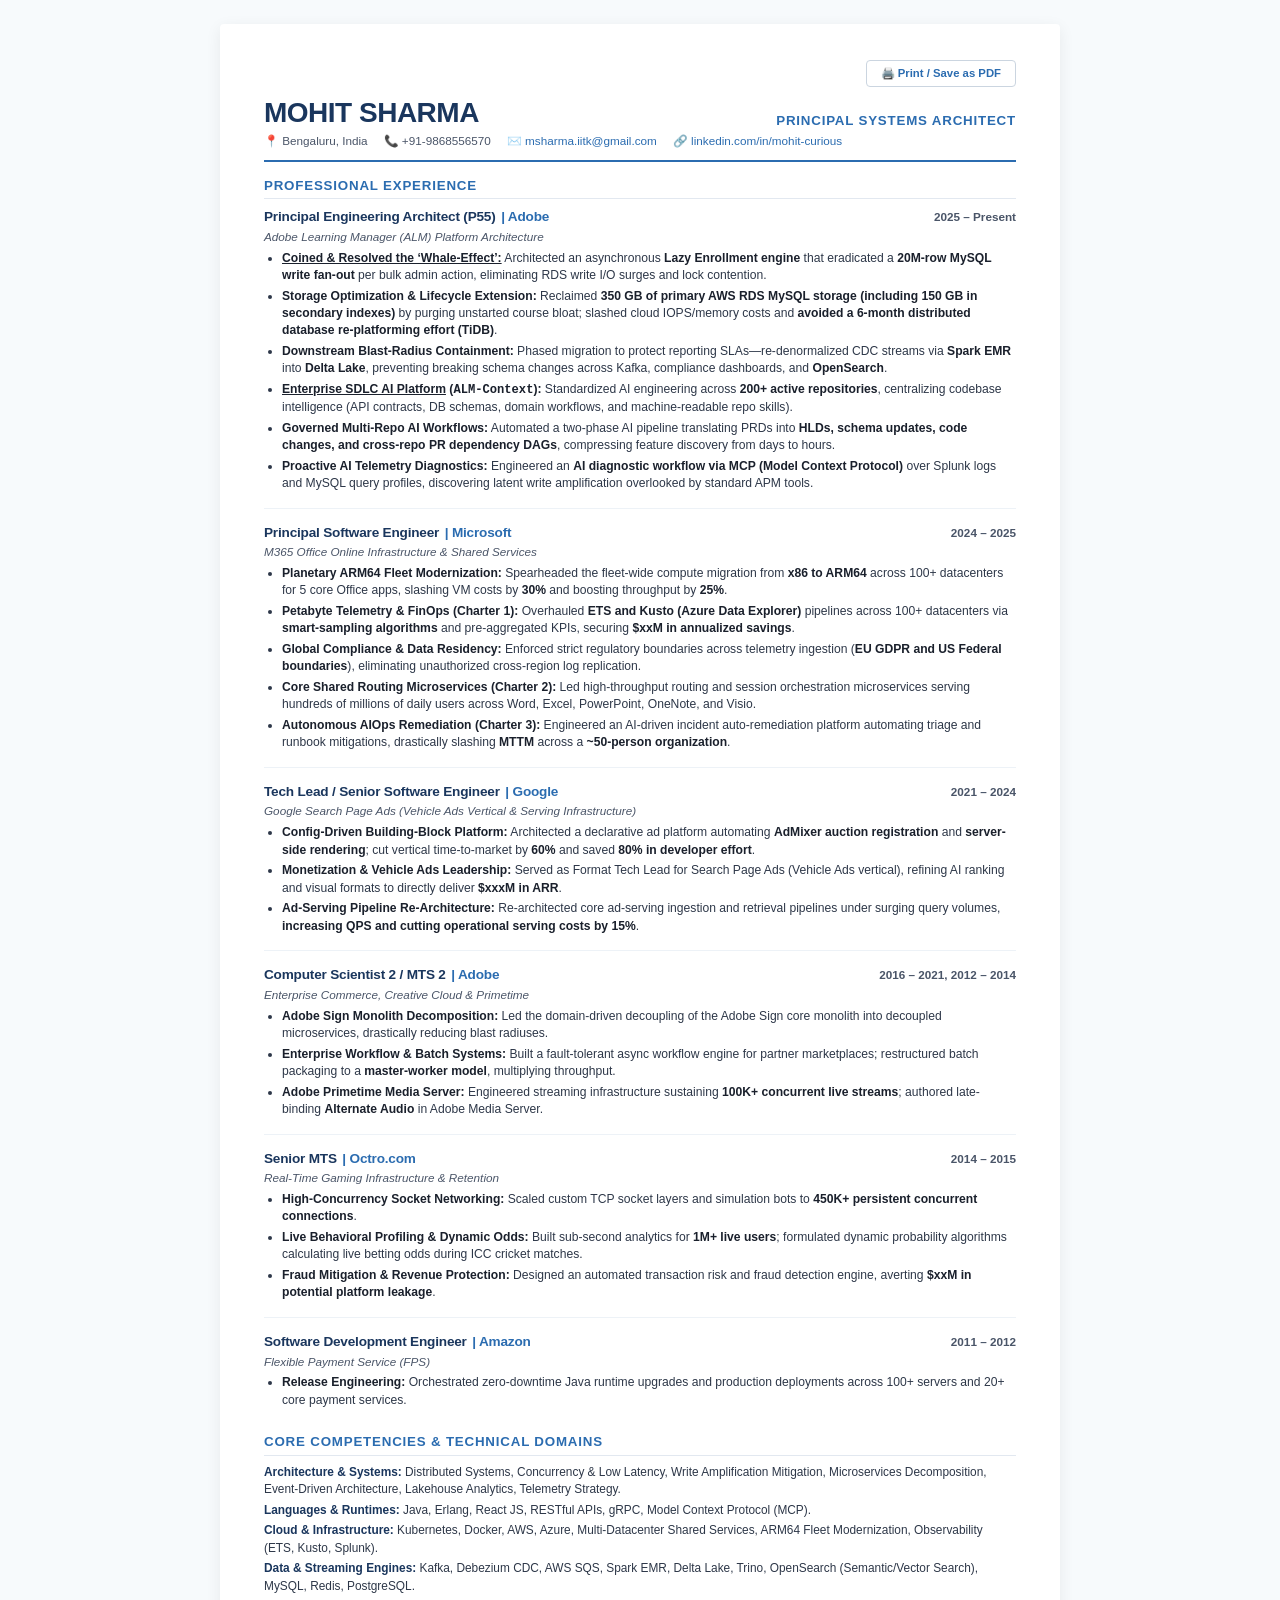
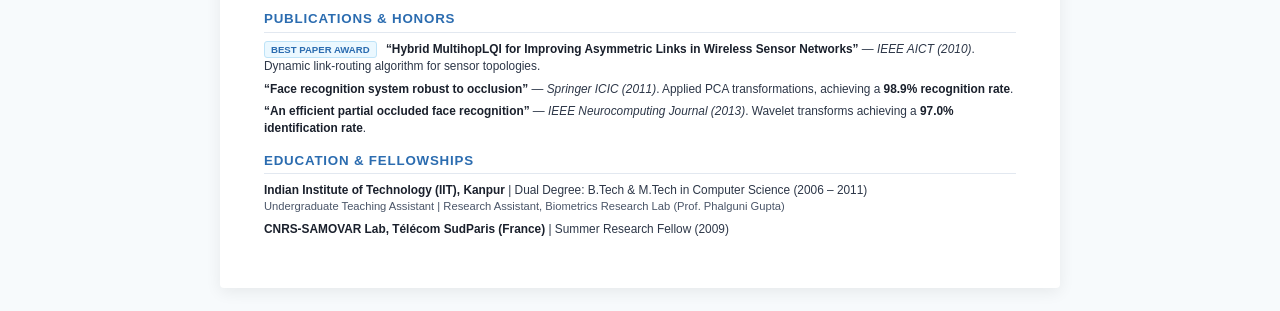
<file: index.html>
<!DOCTYPE html>
<html lang="en">
<head>
  <meta charset="UTF-8">
  <meta name="viewport" content="width=device-width, initial-scale=1.0">
  <title>Mohit Sharma - Principal Systems Architect</title>
  <style>
    /* ==========================================================================
       RESET & BASE SETUP
       ========================================================================== */
    *, *::before, *::after {
      box-sizing: border-box;
      margin: 0;
      padding: 0;
    }

    html {
      -webkit-print-color-adjust: exact;
      print-color-adjust: exact;
    }

    body {
      font-family: -apple-system, BlinkMacSystemFont, "Segoe UI", Roboto, Helvetica, Arial, sans-serif;
      color: #1a202c;
      background-color: #f7fafc;
      line-height: 1.44;
      font-size: 9.6pt;
      -webkit-font-smoothing: antialiased;
      overflow-wrap: break-word;
    }

    /* ==========================================================================
       SCREEN VIEW CONTAINER
       ========================================================================== */
    .page {
      background: #ffffff;
      max-width: 840px;
      width: 92%;
      margin: 24px auto;
      padding: 36px 44px;
      box-shadow: 0 4px 16px rgba(0, 0, 0, 0.07);
      border-radius: 4px;
    }

    .top-actions {
      display: flex;
      justify-content: flex-end;
      margin-bottom: 12px;
    }

    .print-btn {
      cursor: pointer;
      padding: 6px 14px;
      font-size: 8.5pt;
      font-weight: 600;
      color: #2b6cb0;
      background: #ffffff;
      border: 1px solid #cbd5e0;
      border-radius: 4px;
      transition: all 0.15s ease;
    }

    .print-btn:hover {
      background: #ebf8ff;
      border-color: #2b6cb0;
    }

    /* ==========================================================================
       HEADER & IDENTITY
       ========================================================================== */
    header {
      border-bottom: 2px solid #2b6cb0;
      padding-bottom: 10px;
      margin-bottom: 14px;
    }

    .name-title {
      display: flex;
      justify-content: space-between;
      align-items: flex-end;
      flex-wrap: wrap;
      gap: 8px;
      margin-bottom: 6px;
    }

    h1 {
      font-size: 21pt;
      font-weight: 800;
      color: #1a365d;
      letter-spacing: -0.5px;
      line-height: 1;
    }

    .target-role {
      font-size: 10pt;
      font-weight: 700;
      color: #2b6cb0;
      text-transform: uppercase;
      letter-spacing: 0.8px;
      line-height: 1;
    }

    .contact-bar {
      display: flex;
      flex-wrap: wrap;
      align-items: center;
      gap: 16px;
      font-size: 8.8pt;
      color: #4a5568;
    }

    .contact-bar a {
      color: #2b6cb0;
      text-decoration: none;
      font-weight: 500;
    }

    .contact-bar a:hover {
      text-decoration: underline;
    }

    /* ==========================================================================
       SECTIONS & EXPERIENCE
       ========================================================================== */
    section {
      margin-bottom: 14px;
    }

    h2 {
      font-size: 10pt;
      font-weight: 700;
      text-transform: uppercase;
      letter-spacing: 0.8px;
      color: #2b6cb0;
      border-bottom: 1px solid #e2e8f0;
      padding-bottom: 3px;
      margin-bottom: 8px;
    }

    .job {
      margin-bottom: 16px; /* Increases separation between roles */
      padding-bottom: 4px;
    }
    .job:not(:last-child) {
      border-bottom: 1px solid #edf2f7;
      padding-bottom: 12px;
      margin-bottom: 14px;
    }

    .job-header {
      display: flex;
      justify-content: space-between;
      align-items: baseline;
      flex-wrap: wrap;
      gap: 8px;
      margin-top: 4px;
      margin-bottom: 2px;
    }

    /* High-contrast Role & Company Highlight */
    .job-title-company {
      font-size: 10.2pt;
      font-weight: 700;
      color: #1a365d;
      letter-spacing: -0.2px;
    }

    .job-title-company span,
    .job-company {
      color: #2b6cb0 !important;
      font-weight: 700;
      margin-left: 2px;
    }

    .job-date {
      font-size: 8.8pt;
      font-weight: 600;
      color: #4a5568;
      white-space: nowrap;
    }

    .job-subteam {
      font-size: 8.8pt;
      font-style: italic;
      font-weight: 500;
      color: #4a5568;
      margin-bottom: 4px;
    }

    /* Left-aligned, readable bullet points */
    ul {
      list-style-type: disc;
      padding-left: 18px;
      margin-top: 3px;
    }

    li {
      margin-bottom: 3.5px;
      font-size: 9.1pt;
      line-height: 1.42;
      color: #2d3748;
      text-align: left;
    }

    li strong {
      color: #1a202c;
      font-weight: 600;
    }

    /* ==========================================================================
       SKILLS, PUBLICATIONS & EDUCATION
       ========================================================================== */
    .skills-block {
      font-size: 8.9pt;
      line-height: 1.48;
      color: #2d3748;
    }

    .skills-block div {
      margin-bottom: 3px;
    }

    .skills-label {
      font-weight: 700;
      color: #1a365d;
    }

    .pub-item, .edu-item {
      margin-bottom: 6px;
      font-size: 8.9pt;
      line-height: 1.4;
      color: #2d3748;
    }

    .pub-item strong, .edu-item strong {
      color: #1a202c;
    }

    .tag {
      display: inline-block;
      background-color: #ebf8ff;
      color: #2b6cb0;
      border: 1px solid #bee3f8;
      font-size: 7.2pt;
      font-weight: 700;
      padding: 1px 6px;
      border-radius: 3px;
      text-transform: uppercase;
      margin-right: 6px;
      vertical-align: middle;
    }

   
    /* ==========================================================================
       PRINT ENGINE: FULL MARGIN RECOVERY (TOP, BOTTOM, LEFT, RIGHT)
       ========================================================================== */
    @page {
      size: A4 portrait;
      margin: 0; /* Let .page control the exact 14mm/16mm padding on every page */
    }

    @media print {
      html, body {
        background: #ffffff !important;
        font-size: 9pt;
        line-height: 1.34;
        width: 100% !important;
        margin: 0 !important;
        padding: 0 !important;
      }

      .page {
        width: 100% !important;
        max-width: 100% !important;
        margin: 0 !important;
        /* Applies 14mm Top/Bottom and 16mm Left/Right to EVERY page */
        padding: 14mm 16mm !important;
        box-sizing: border-box !important;
        box-shadow: none !important;
        border-radius: 0 !important;
        border: none !important;

        /* CRITICAL: Clones the padding onto Page 2, Page 3, etc. instead of slicing it */
        -webkit-box-decoration-break: clone !important;
        box-decoration-break: clone !important;
      }

      .no-print, .top-actions {
        display: none !important;
      }

      a {
        text-decoration: none;
        color: inherit;
      }

      /* Keep individual sections unbroken across page splits */
      .job, .pub-item, .edu-item, .skills-block {
        page-break-inside: avoid;
        break-inside: avoid;
      }

      h2 {
        page-break-after: avoid;
        break-after: avoid;
      }
    }
  </style>
</head>
<body>

<div class="page">
  <!-- Print Button (Hidden in Print) -->
  <div class="top-actions no-print">
    <button class="print-btn" onclick="window.print()">🖨️ Print / Save as PDF</button>
  </div>

  <!-- Header -->
  <header>
    <div class="name-title">
      <h1>MOHIT SHARMA</h1>
      <div class="target-role">Principal Systems Architect</div>
    </div>
    <div class="contact-bar">
      <span>📍 Bengaluru, India</span>
      <span>📞 +91-9868556570</span>
      <span>✉️ <a href="mailto:msharma.iitk@gmail.com">msharma.iitk@gmail.com</a></span>
      <span>🔗 <a href="https://linkedin.com/in/mohit-curious" target="_blank" rel="noopener">linkedin.com/in/mohit-curious</a></span>
    </div>
  </header>

  <!-- Professional Experience -->
  <section>
    <h2>Professional Experience</h2>

    <!-- Adobe (Current) -->
    <div class="job">
      <div class="job-header">
        <div class="job-title-company">Principal Engineering Architect (P55) <span class="job-company">| Adobe</span></div>
        <div class="job-date">2025 – Present</div>
      </div>
      <div class="job-subteam">Adobe Learning Manager (ALM) Platform Architecture</div>
        <ul>
          <li><strong><u>Coined &amp; Resolved the ‘Whale-Effect’:</u></strong> Architected an asynchronous <strong>Lazy Enrollment engine</strong> that eradicated a <strong>20M-row MySQL write fan-out</strong> per bulk admin action, eliminating RDS write I/O surges and lock contention.</li>
          <li><strong>Storage Optimization &amp; Lifecycle Extension:</strong> Reclaimed <strong>350 GB of primary AWS RDS MySQL storage (including 150 GB in secondary indexes)</strong> by purging unstarted course bloat; slashed cloud IOPS/memory costs and <strong>avoided a 6-month distributed database re-platforming effort (TiDB)</strong>.</li>
          <li><strong>Downstream Blast-Radius Containment:</strong> Phased migration to protect reporting SLAs—re-denormalized CDC streams via <strong>Spark EMR</strong> into <strong>Delta Lake</strong>, preventing breaking schema changes across Kafka, compliance dashboards, and <strong>OpenSearch</strong>.</li>
          <li><strong><u>Enterprise SDLC AI Platform</u> (<code>ALM-Context</code>):</strong> Standardized AI engineering across <strong>200+ active repositories</strong>, centralizing codebase intelligence (API contracts, DB schemas, domain workflows, and machine-readable repo skills).</li>
          <li><strong>Governed Multi-Repo AI Workflows:</strong> Automated a two-phase AI pipeline translating PRDs into <strong>HLDs, schema updates, code changes, and cross-repo PR dependency DAGs</strong>, compressing feature discovery from days to hours.</li>
          <li><strong>Proactive AI Telemetry Diagnostics:</strong> Engineered an <strong>AI diagnostic workflow via MCP (Model Context Protocol)</strong> over Splunk logs and MySQL query profiles, discovering latent write amplification overlooked by standard APM tools.</li>
        </ul>
    </div>

    <!-- Microsoft -->
    <div class="job">
      <div class="job-header">
        <div class="job-title-company">Principal Software Engineer <span class="job-company">| Microsoft</span></div>
        <div class="job-date">2024 – 2025</div>
      </div>
      <div class="job-subteam">M365 Office Online Infrastructure &amp; Shared Services</div>
      <ul>
        <li><strong>Planetary ARM64 Fleet Modernization:</strong> Spearheaded the fleet-wide compute migration from <strong>x86 to ARM64</strong> across 100+ datacenters for 5 core Office apps, slashing VM costs by <strong>30%</strong> and boosting throughput by <strong>25%</strong>.</li>
        <li><strong>Petabyte Telemetry &amp; FinOps (Charter 1):</strong> Overhauled <strong>ETS and Kusto (Azure Data Explorer)</strong> pipelines across 100+ datacenters via <strong>smart-sampling algorithms</strong> and pre-aggregated KPIs, securing <strong>$xxM in annualized savings</strong>.</li>
        <li><strong>Global Compliance &amp; Data Residency:</strong> Enforced strict regulatory boundaries across telemetry ingestion (<strong>EU GDPR and US Federal boundaries</strong>), eliminating unauthorized cross-region log replication.</li>
        <li><strong>Core Shared Routing Microservices (Charter 2):</strong> Led high-throughput routing and session orchestration microservices serving hundreds of millions of daily users across Word, Excel, PowerPoint, OneNote, and Visio.</li>
        <li><strong>Autonomous AIOps Remediation (Charter 3):</strong> Engineered an AI-driven incident auto-remediation platform automating triage and runbook mitigations, drastically slashing <strong>MTTM</strong> across a <strong>~50-person organization</strong>.</li>
      </ul>
    </div>

    <!-- Google -->
    <div class="job">
      <div class="job-header">
        <div class="job-title-company">Tech Lead / Senior Software Engineer <span class="job-company">| Google</span></div>
        <div class="job-date">2021 – 2024</div>
      </div>
      <div class="job-subteam">Google Search Page Ads (Vehicle Ads Vertical &amp; Serving Infrastructure)</div>
      <ul>
        <li><strong>Config-Driven Building-Block Platform:</strong> Architected a declarative ad platform automating <strong>AdMixer auction registration</strong> and <strong>server-side rendering</strong>; cut vertical time-to-market by <strong>60%</strong> and saved <strong>80% in developer effort</strong>.</li>
        <li><strong>Monetization &amp; Vehicle Ads Leadership:</strong> Served as Format Tech Lead for Search Page Ads (Vehicle Ads vertical), refining AI ranking and visual formats to directly deliver <strong>$xxxM in ARR</strong>.</li>
        <li><strong>Ad-Serving Pipeline Re-Architecture:</strong> Re-architected core ad-serving ingestion and retrieval pipelines under surging query volumes, <strong>increasing QPS and cutting operational serving costs by 15%</strong>.</li>
      </ul>
    </div>

    <!-- Adobe (Earlier) -->
    <div class="job">
      <div class="job-header">
        <div class="job-title-company">Computer Scientist 2 / MTS 2 <span class="job-company">| Adobe</span></div>
        <div class="job-date">2016 – 2021, 2012 – 2014</div>
      </div>
      <div class="job-subteam">Enterprise Commerce, Creative Cloud &amp; Primetime</div>
      <ul>
        <li><strong>Adobe Sign Monolith Decomposition:</strong> Led the domain-driven decoupling of the Adobe Sign core monolith into decoupled microservices, drastically reducing blast radiuses.</li>
        <li><strong>Enterprise Workflow &amp; Batch Systems:</strong> Built a fault-tolerant async workflow engine for partner marketplaces; restructured batch packaging to a <strong>master-worker model</strong>, multiplying throughput.</li>
        <li><strong>Adobe Primetime Media Server:</strong> Engineered streaming infrastructure sustaining <strong>100K+ concurrent live streams</strong>; authored late-binding <strong>Alternate Audio</strong> in Adobe Media Server.</li>
      </ul>
    </div>

    <!-- Octro -->
    <div class="job">
      <div class="job-header">
        <div class="job-title-company">Senior MTS <span class="job-company">| Octro.com</span></div>
        <div class="job-date">2014 – 2015</div>
      </div>
      <div class="job-subteam">Real-Time Gaming Infrastructure &amp; Retention</div>
      <ul>
        <li><strong>High-Concurrency Socket Networking:</strong> Scaled custom TCP socket layers and simulation bots to <strong>450K+ persistent concurrent connections</strong>.</li>
        <li><strong>Live Behavioral Profiling &amp; Dynamic Odds:</strong> Built sub-second analytics for <strong>1M+ live users</strong>; formulated dynamic probability algorithms calculating live betting odds during ICC cricket matches.</li>
        <li><strong>Fraud Mitigation &amp; Revenue Protection:</strong> Designed an automated transaction risk and fraud detection engine, averting <strong>$xxM in potential platform leakage</strong>.</li>
      </ul>
    </div>

    <!-- Amazon -->
    <div class="job">
      <div class="job-header">
        <div class="job-title-company">Software Development Engineer <span class="job-company">| Amazon</span></div>
        <div class="job-date">2011 – 2012</div>
      </div>
      <div class="job-subteam">Flexible Payment Service (FPS)</div>
      <ul>
        <li><strong>Release Engineering:</strong> Orchestrated zero-downtime Java runtime upgrades and production deployments across 100+ servers and 20+ core payment services.</li>
      </ul>
    </div>
  </section>

  <!-- Core Competencies -->
  <section>
    <h2>Core Competencies &amp; Technical Domains</h2>
    <div class="skills-block">
      <div><span class="skills-label">Architecture &amp; Systems:</span> Distributed Systems, Concurrency &amp; Low Latency, Write Amplification Mitigation, Microservices Decomposition, Event-Driven Architecture, Lakehouse Analytics, Telemetry Strategy.</div>
      <div><span class="skills-label">Languages &amp; Runtimes:</span> Java, Erlang, React JS, RESTful APIs, gRPC, Model Context Protocol (MCP).</div>
      <div><span class="skills-label">Cloud &amp; Infrastructure:</span> Kubernetes, Docker, AWS, Azure, Multi-Datacenter Shared Services, ARM64 Fleet Modernization, Observability (ETS, Kusto, Splunk).</div>
      <div><span class="skills-label">Data &amp; Streaming Engines:</span> Kafka, Debezium CDC, AWS SQS, Spark EMR, Delta Lake, Trino, OpenSearch (Semantic/Vector Search), MySQL, Redis, PostgreSQL.</div>
    </div>
  </section>

  <!-- Publications & Honors -->
  <section>
    <h2>Publications &amp; Honors</h2>
    <div class="pub-item">
      <span class="tag">Best Paper Award</span>
      <strong>“Hybrid MultihopLQI for Improving Asymmetric Links in Wireless Sensor Networks”</strong> — <em>IEEE AICT (2010)</em>. Dynamic link-routing algorithm for sensor topologies.
    </div>
    <div class="pub-item">
      <strong>“Face recognition system robust to occlusion”</strong> — <em>Springer ICIC (2011)</em>. Applied PCA transformations, achieving a <strong>98.9% recognition rate</strong>.
    </div>
    <div class="pub-item">
      <strong>“An efficient partial occluded face recognition”</strong> — <em>IEEE Neurocomputing Journal (2013)</em>. Wavelet transforms achieving a <strong>97.0% identification rate</strong>.
    </div>
  </section>

  <!-- Education & Fellowships -->
  <section>
    <h2>Education &amp; Fellowships</h2>
    <div class="edu-item">
      <strong>Indian Institute of Technology (IIT), Kanpur</strong> | Dual Degree: B.Tech &amp; M.Tech in Computer Science (2006 – 2011)
      <br>
      <span style="font-size: 8.4pt; color: #4a5568;">Undergraduate Teaching Assistant | Research Assistant, Biometrics Research Lab (Prof. Phalguni Gupta)</span>
    </div>
    <div class="edu-item">
      <strong>CNRS-SAMOVAR Lab, Télécom SudParis (France)</strong> | Summer Research Fellow (2009)
    </div>
  </section>
</div>

</body>
</html>
</file>
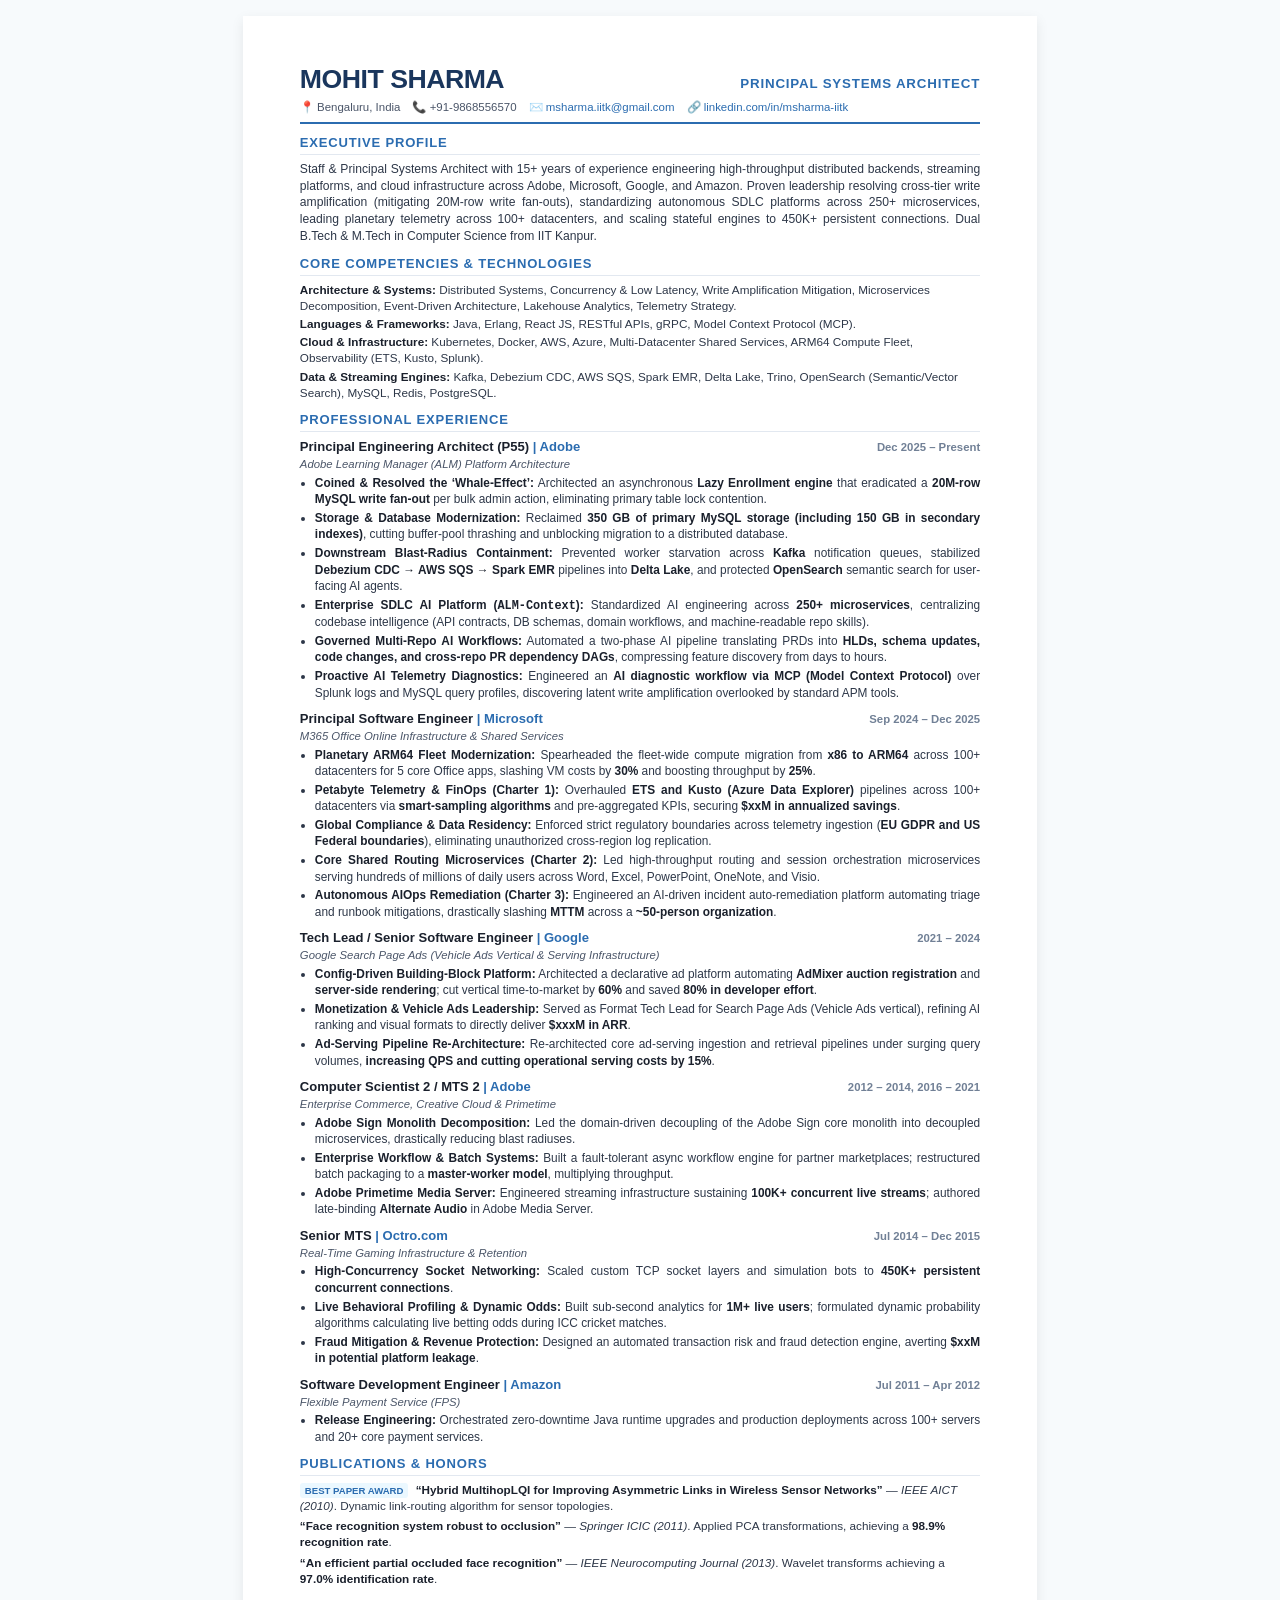
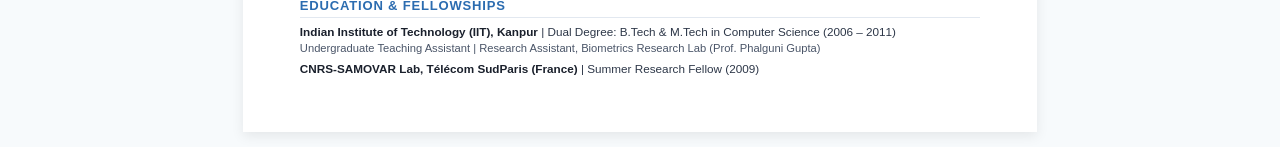
<file: MohitSharma RESUME.html>
<!DOCTYPE html>
<html lang="en">
<head>
  <meta charset="UTF-8">
  <title>Mohit Sharma - Resume</title>
  <style>
    /* Reset & Base Setup */
    * {
      box-sizing: border-box;
      margin: 0;
      padding: 0;
    }
    body {
      font-family: -apple-system, BlinkMacSystemFont, "Segoe UI", Roboto, Helvetica, Arial, sans-serif;
      color: #1a202c;
      background-color: #f7fafc;
      line-height: 1.38;
      font-size: 9.6pt;
    }
    .page {
      background: #ffffff;
      width: 210mm;
      min-height: 297mm;
      margin: 16px auto;
      padding: 12mm 15mm;
      box-shadow: 0 4px 12px rgba(0, 0, 0, 0.08);
    }

    /* Print Optimization Rules */
    @page {
      size: A4 portrait;
      margin: 10mm 12mm;
    }
    @media print {
      body {
        background: #ffffff;
        font-size: 9.1pt;
        line-height: 1.34;
      }
      .page {
        width: 100%;
        margin: 0;
        padding: 0;
        box-shadow: none;
      }
      .no-print {
        display: none;
      }
      a {
        text-decoration: none;
        color: inherit;
      }
    }

    /* Header */
    header {
      border-bottom: 2px solid #2b6cb0;
      padding-bottom: 6px;
      margin-bottom: 10px;
    }
    .name-title {
      display: flex;
      justify-content: space-between;
      align-items: baseline;
      margin-bottom: 2px;
    }
    h1 {
      font-size: 20pt;
      font-weight: 800;
      color: #1a365d;
      letter-spacing: -0.5px;
    }
    .target-role {
      font-size: 10pt;
      font-weight: 700;
      color: #2b6cb0;
      text-transform: uppercase;
      letter-spacing: 0.8px;
    }
    .contact-bar {
      display: flex;
      flex-wrap: wrap;
      gap: 12px;
      font-size: 8.6pt;
      color: #4a5568;
    }
    .contact-bar a {
      color: #2b6cb0;
      text-decoration: none;
    }

    /* Section Styling */
    section {
      margin-bottom: 10px;
    }
    h2 {
      font-size: 9.8pt;
      font-weight: 700;
      text-transform: uppercase;
      letter-spacing: 0.8px;
      color: #2b6cb0;
      border-bottom: 1px solid #e2e8f0;
      padding-bottom: 2px;
      margin-bottom: 6px;
    }

    /* Summary */
    .summary-text {
      color: #2d3748;
      text-align: justify;
      font-size: 9.1pt;
    }

    /* Skills Grid */
    .skills-block {
      font-size: 8.8pt;
      color: #2d3748;
    }
    .skills-block div {
      margin-bottom: 2px;
    }
    .skills-label {
      font-weight: 700;
      color: #1a202c;
    }

    /* Experience Item */
    .job {
      margin-bottom: 9px;
      page-break-inside: avoid;
    }
    .job-header {
      display: flex;
      justify-content: space-between;
      align-items: baseline;
      margin-bottom: 1px;
    }
    .job-title-company {
      font-size: 9.8pt;
      font-weight: 700;
      color: #1a202c;
    }
    .job-company {
      color: #2b6cb0;
    }
    .job-date {
      font-size: 8.5pt;
      font-weight: 600;
      color: #718096;
    }
    .job-subteam {
      font-size: 8.5pt;
      font-style: italic;
      color: #4a5568;
      margin-bottom: 2px;
    }

    /* Bullet Points */
    ul {
      list-style-type: disc;
      padding-left: 15px;
      margin-top: 2px;
    }
    li {
      margin-bottom: 2.5px;
      font-size: 8.9pt;
      color: #2d3748;
      text-align: justify;
    }
    li strong {
      color: #1a202c;
      font-weight: 600;
    }

    /* Academic & Publications */
    .pub-item, .edu-item {
      margin-bottom: 4px;
      font-size: 8.8pt;
      color: #2d3748;
      page-break-inside: avoid;
    }
    .pub-item strong, .edu-item strong {
      color: #1a202c;
    }
    .tag {
      display: inline-block;
      background-color: #ebf8ff;
      color: #2b6cb0;
      font-size: 7.2pt;
      font-weight: 700;
      padding: 1px 5px;
      border-radius: 3px;
      text-transform: uppercase;
      margin-right: 4px;
    }
  </style>
</head>
<body>

<div class="page">
  <!-- Header -->
  <header>
    <div class="name-title">
      <h1>MOHIT SHARMA</h1>
      <div class="target-role">Principal Systems Architect</div>
    </div>
    <div class="contact-bar">
      <span>📍 Bengaluru, India</span>
      <span>📞 +91-9868556570</span>
      <span>✉️ <a href="mailto:msharma.iitk@gmail.com">msharma.iitk@gmail.com</a></span>
      <span>🔗 <a href="https://linkedin.com/in/msharma-iitk">linkedin.com/in/msharma-iitk</a></span>
    </div>
  </header>

  <!-- Executive Summary -->
  <section>
    <h2>Executive Profile</h2>
    <p class="summary-text">
      Staff & Principal Systems Architect with 15+ years of experience engineering high-throughput distributed backends, streaming platforms, and cloud infrastructure across Adobe, Microsoft, Google, and Amazon. Proven leadership resolving cross-tier write amplification (mitigating 20M-row write fan-outs), standardizing autonomous SDLC platforms across 250+ microservices, leading planetary telemetry across 100+ datacenters, and scaling stateful engines to 450K+ persistent connections. Dual B.Tech & M.Tech in Computer Science from IIT Kanpur.
    </p>
  </section>

  <!-- Technical Competencies -->
  <section>
    <h2>Core Competencies & Technologies</h2>
    <div class="skills-block">
      <div><span class="skills-label">Architecture & Systems:</span> Distributed Systems, Concurrency & Low Latency, Write Amplification Mitigation, Microservices Decomposition, Event-Driven Architecture, Lakehouse Analytics, Telemetry Strategy.</div>
      <div><span class="skills-label">Languages & Frameworks:</span> Java, Erlang, React JS, RESTful APIs, gRPC, Model Context Protocol (MCP).</div>
      <div><span class="skills-label">Cloud & Infrastructure:</span> Kubernetes, Docker, AWS, Azure, Multi-Datacenter Shared Services, ARM64 Compute Fleet, Observability (ETS, Kusto, Splunk).</div>
      <div><span class="skills-label">Data & Streaming Engines:</span> Kafka, Debezium CDC, AWS SQS, Spark EMR, Delta Lake, Trino, OpenSearch (Semantic/Vector Search), MySQL, Redis, PostgreSQL.</div>
    </div>
  </section>

  <!-- Experience -->
  <section>
    <h2>Professional Experience</h2>

    <!-- Adobe (Current) -->
    <div class="job">
      <div class="job-header">
        <div class="job-title-company">Principal Engineering Architect (P55) <span class="job-company">| Adobe</span></div>
        <div class="job-date">Dec 2025 – Present</div>
      </div>
      <div class="job-subteam">Adobe Learning Manager (ALM) Platform Architecture</div>
      <ul>
        <li><strong>Coined & Resolved the ‘Whale-Effect’:</strong> Architected an asynchronous <strong>Lazy Enrollment engine</strong> that eradicated a <strong>20M-row MySQL write fan-out</strong> per bulk admin action, eliminating primary table lock contention.</li>
        <li><strong>Storage & Database Modernization:</strong> Reclaimed <strong>350 GB of primary MySQL storage (including 150 GB in secondary indexes)</strong>, cutting buffer-pool thrashing and unblocking migration to a distributed database.</li>
        <li><strong>Downstream Blast-Radius Containment:</strong> Prevented worker starvation across <strong>Kafka</strong> notification queues, stabilized <strong>Debezium CDC &rarr; AWS SQS &rarr; Spark EMR</strong> pipelines into <strong>Delta Lake</strong>, and protected <strong>OpenSearch</strong> semantic search for user-facing AI agents.</li>
        <li><strong>Enterprise SDLC AI Platform (<code>ALM-Context</code>):</strong> Standardized AI engineering across <strong>250+ microservices</strong>, centralizing codebase intelligence (API contracts, DB schemas, domain workflows, and machine-readable repo skills).</li>
        <li><strong>Governed Multi-Repo AI Workflows:</strong> Automated a two-phase AI pipeline translating PRDs into <strong>HLDs, schema updates, code changes, and cross-repo PR dependency DAGs</strong>, compressing feature discovery from days to hours.</li>
        <li><strong>Proactive AI Telemetry Diagnostics:</strong> Engineered an <strong>AI diagnostic workflow via MCP (Model Context Protocol)</strong> over Splunk logs and MySQL query profiles, discovering latent write amplification overlooked by standard APM tools.</li>
      </ul>
    </div>

    <!-- Microsoft -->
    <div class="job">
      <div class="job-header">
        <div class="job-title-company">Principal Software Engineer <span class="job-company">| Microsoft</span></div>
        <div class="job-date">Sep 2024 – Dec 2025</div>
      </div>
      <div class="job-subteam">M365 Office Online Infrastructure & Shared Services</div>
      <ul>
        <li><strong>Planetary ARM64 Fleet Modernization:</strong> Spearheaded the fleet-wide compute migration from <strong>x86 to ARM64</strong> across 100+ datacenters for 5 core Office apps, slashing VM costs by <strong>30%</strong> and boosting throughput by <strong>25%</strong>.</li>
        <li><strong>Petabyte Telemetry & FinOps (Charter 1):</strong> Overhauled <strong>ETS and Kusto (Azure Data Explorer)</strong> pipelines across 100+ datacenters via <strong>smart-sampling algorithms</strong> and pre-aggregated KPIs, securing <strong>$xxM in annualized savings</strong>.</li>
        <li><strong>Global Compliance & Data Residency:</strong> Enforced strict regulatory boundaries across telemetry ingestion (<strong>EU GDPR and US Federal boundaries</strong>), eliminating unauthorized cross-region log replication.</li>
        <li><strong>Core Shared Routing Microservices (Charter 2):</strong> Led high-throughput routing and session orchestration microservices serving hundreds of millions of daily users across Word, Excel, PowerPoint, OneNote, and Visio.</li>
        <li><strong>Autonomous AIOps Remediation (Charter 3):</strong> Engineered an AI-driven incident auto-remediation platform automating triage and runbook mitigations, drastically slashing <strong>MTTM</strong> across a <strong>~50-person organization</strong>.</li>
      </ul>
    </div>

    <!-- Google -->
    <div class="job">
      <div class="job-header">
        <div class="job-title-company">Tech Lead / Senior Software Engineer <span class="job-company">| Google</span></div>
        <div class="job-date">2021 – 2024</div>
      </div>
      <div class="job-subteam">Google Search Page Ads (Vehicle Ads Vertical & Serving Infrastructure)</div>
      <ul>
        <li><strong>Config-Driven Building-Block Platform:</strong> Architected a declarative ad platform automating <strong>AdMixer auction registration</strong> and <strong>server-side rendering</strong>; cut vertical time-to-market by <strong>60%</strong> and saved <strong>80% in developer effort</strong>.</li>
        <li><strong>Monetization & Vehicle Ads Leadership:</strong> Served as Format Tech Lead for Search Page Ads (Vehicle Ads vertical), refining AI ranking and visual formats to directly deliver <strong>$xxxM in ARR</strong>.</li>
        <li><strong>Ad-Serving Pipeline Re-Architecture:</strong> Re-architected core ad-serving ingestion and retrieval pipelines under surging query volumes, <strong>increasing QPS and cutting operational serving costs by 15%</strong>.</li>
      </ul>
    </div>

    <!-- Adobe (Earlier) -->
    <div class="job">
      <div class="job-header">
        <div class="job-title-company">Computer Scientist 2 / MTS 2 <span class="job-company">| Adobe</span></div>
        <div class="job-date">2012 – 2014, 2016 – 2021</div>
      </div>
      <div class="job-subteam">Enterprise Commerce, Creative Cloud & Primetime</div>
      <ul>
        <li><strong>Adobe Sign Monolith Decomposition:</strong> Led the domain-driven decoupling of the Adobe Sign core monolith into decoupled microservices, drastically reducing blast radiuses.</li>
        <li><strong>Enterprise Workflow & Batch Systems:</strong> Built a fault-tolerant async workflow engine for partner marketplaces; restructured batch packaging to a <strong>master-worker model</strong>, multiplying throughput.</li>
        <li><strong>Adobe Primetime Media Server:</strong> Engineered streaming infrastructure sustaining <strong>100K+ concurrent live streams</strong>; authored late-binding <strong>Alternate Audio</strong> in Adobe Media Server.</li>
      </ul>
    </div>

    <!-- Octro -->
    <div class="job">
      <div class="job-header">
        <div class="job-title-company">Senior MTS <span class="job-company">| Octro.com</span></div>
        <div class="job-date">Jul 2014 – Dec 2015</div>
      </div>
      <div class="job-subteam">Real-Time Gaming Infrastructure & Retention</div>
      <ul>
        <li><strong>High-Concurrency Socket Networking:</strong> Scaled custom TCP socket layers and simulation bots to <strong>450K+ persistent concurrent connections</strong>.</li>
        <li><strong>Live Behavioral Profiling & Dynamic Odds:</strong> Built sub-second analytics for <strong>1M+ live users</strong>; formulated dynamic probability algorithms calculating live betting odds during ICC cricket matches.</li>
        <li><strong>Fraud Mitigation & Revenue Protection:</strong> Designed an automated transaction risk and fraud detection engine, averting <strong>$xxM in potential platform leakage</strong>.</li>
      </ul>
    </div>

    <!-- Amazon -->
    <div class="job">
      <div class="job-header">
        <div class="job-title-company">Software Development Engineer <span class="job-company">| Amazon</span></div>
        <div class="job-date">Jul 2011 – Apr 2012</div>
      </div>
      <div class="job-subteam">Flexible Payment Service (FPS)</div>
      <ul>
        <li><strong>Release Engineering:</strong> Orchestrated zero-downtime Java runtime upgrades and production deployments across 100+ servers and 20+ core payment services.</li>
      </ul>
    </div>
  </section>

  <!-- Publications & Research -->
  <section>
    <h2>Publications & Honors</h2>
    <div class="pub-item">
      <span class="tag">Best Paper Award</span>
      <strong>“Hybrid MultihopLQI for Improving Asymmetric Links in Wireless Sensor Networks”</strong> — <em>IEEE AICT (2010)</em>. Dynamic link-routing algorithm for sensor topologies.
    </div>
    <div class="pub-item">
      <strong>“Face recognition system robust to occlusion”</strong> — <em>Springer ICIC (2011)</em>. Applied PCA transformations, achieving a <strong>98.9% recognition rate</strong>.
    </div>
    <div class="pub-item">
      <strong>“An efficient partial occluded face recognition”</strong> — <em>IEEE Neurocomputing Journal (2013)</em>. Wavelet transforms achieving a <strong>97.0% identification rate</strong>.
    </div>
  </section>

  <!-- Education -->
  <section>
    <h2>Education & Fellowships</h2>
    <div class="edu-item">
      <strong>Indian Institute of Technology (IIT), Kanpur</strong> | Dual Degree: B.Tech & M.Tech in Computer Science (2006 – 2011)
      <br>
      <span style="font-size: 8.4pt; color: #4a5568;">Undergraduate Teaching Assistant | Research Assistant, Biometrics Research Lab (Prof. Phalguni Gupta)</span>
    </div>
    <div class="edu-item">
      <strong>CNRS-SAMOVAR Lab, Télécom SudParis (France)</strong> | Summer Research Fellow (2009)
    </div>
  </section>
</div>

</body>
</html>
</file>
